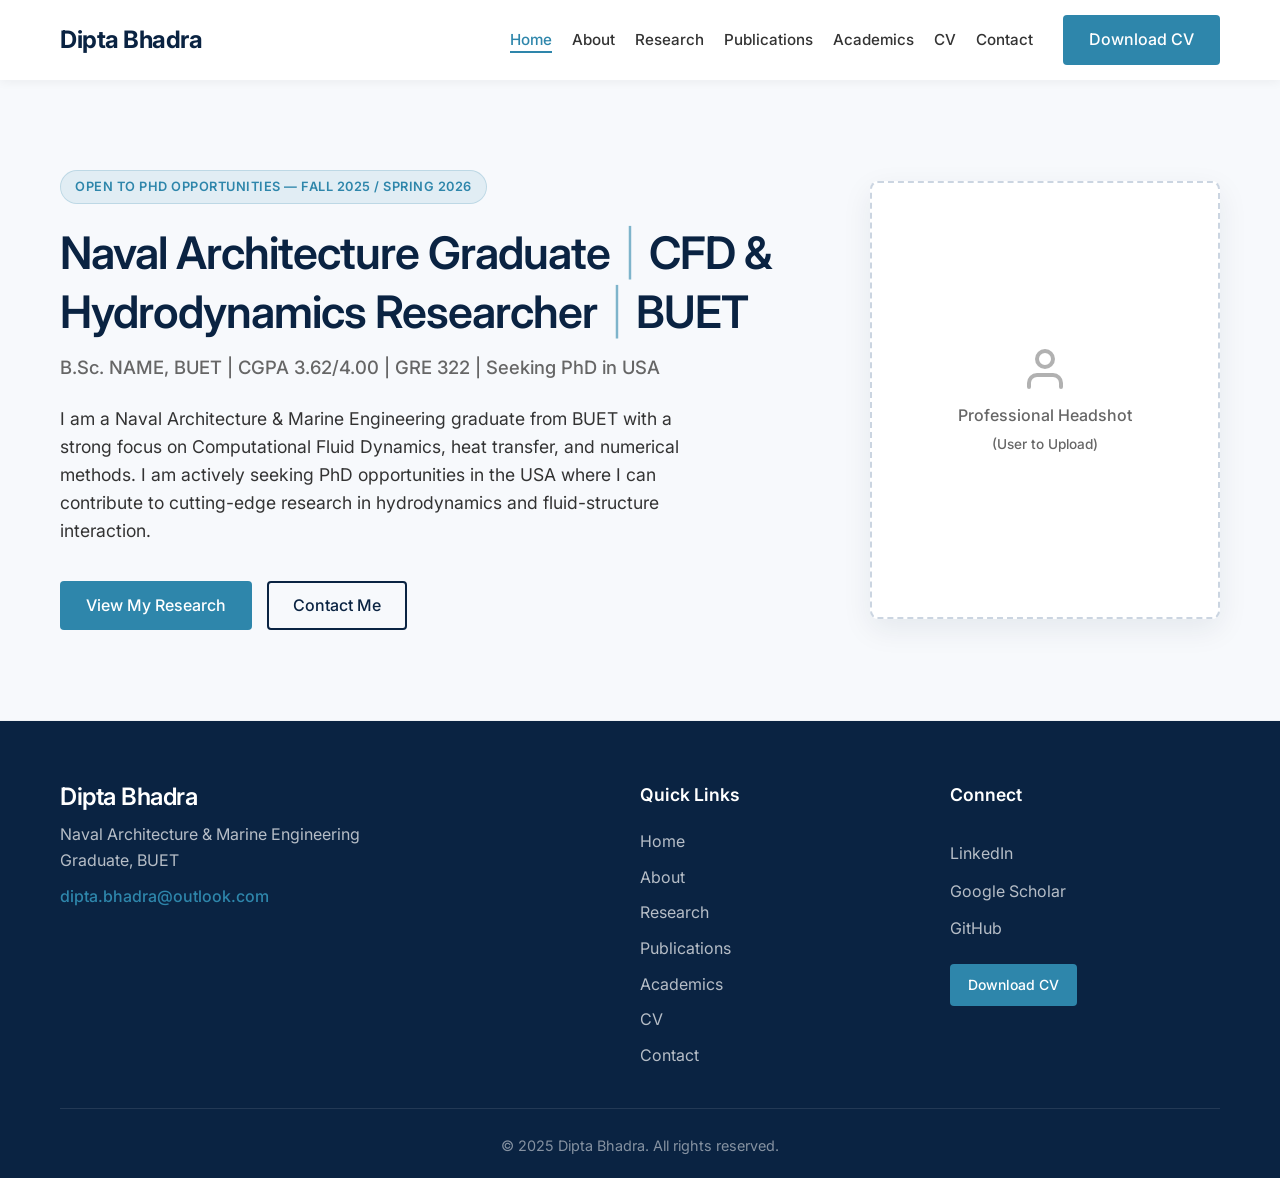
<file: index.html>
<!DOCTYPE html>
<html lang="en">
<head>
    <meta charset="UTF-8">
    <meta name="viewport" content="width=device-width, initial-scale=1.0">
    <meta name="description" content="Personal academic portfolio of Dipta Bhadra, Naval Architecture & Marine Engineering graduate from BUET, researching CFD and Hydrodynamics.">
    <meta name="keywords" content="Dipta Bhadra, Naval Architecture CFD researcher, BUET Naval Architecture, PhD applicant hydrodynamics USA">
    <title>Dipta Bhadra | Academic Portfolio</title>
    <!-- Google Fonts: Inter -->
    <link rel="preconnect" href="https://fonts.googleapis.com">
    <link rel="preconnect" href="https://fonts.gstatic.com" crossorigin>
    <link href="https://fonts.googleapis.com/css2?family=Inter:wght@300;400;500;600;700&display=swap" rel="stylesheet">
    <link rel="stylesheet" href="css/style.css">
</head>
<body>
    <header id="header" class="site-header">
        <div class="container nav-container">
            <a href="index.html" class="logo">Dipta Bhadra</a>
            <nav class="main-nav">
                <ul class="nav-links">
                    <li><a href="index.html">Home</a></li>
                    <li><a href="about.html">About</a></li>
                    <li><a href="research.html">Research</a></li>
                    <li><a href="publications.html">Publications</a></li>
                    <li><a href="academics.html">Academics</a></li>
                    <li><a href="cv.html">CV</a></li>
                    <li><a href="contact.html">Contact</a></li>
                </ul>
                <a href="cv.html" class="btn btn-primary nav-cta">Download CV</a>
            </nav>
            <button class="menu-toggle" aria-label="Toggle navigation">
                <span></span>
                <span></span>
                <span></span>
            </button>
        </div>
    </header>

    <main>
        <section class="hero-section">
            <div class="container hero-container">
                <div class="hero-content fade-in">
                    <span class="badge badge-hero">Open to PhD Opportunities — Fall 2025 / Spring 2026</span>
                    <h1 class="hero-title">Naval Architecture Graduate <span class="divider">|</span> CFD &amp; Hydrodynamics Researcher <span class="divider">|</span> BUET</h1>
                    <h2 class="hero-subtitle">B.Sc. NAME, BUET | CGPA 3.62/4.00 | GRE 322 | Seeking PhD in USA</h2>
                    <p class="hero-pitch">
                        I am a Naval Architecture & Marine Engineering graduate from BUET with a strong focus on Computational Fluid Dynamics, heat transfer, and numerical methods. I am actively seeking PhD opportunities in the USA where I can contribute to cutting-edge research in hydrodynamics and fluid-structure interaction.
                    </p>
                    <div class="hero-actions">
                        <a href="research.html" class="btn btn-primary">View My Research</a>
                        <a href="contact.html" class="btn btn-outline">Contact Me</a>
                    </div>
                </div>
                <div class="hero-image-wrapper fade-in">
                    <!-- Placeholder for professional headshot -->
                    <div class="image-placeholder">
                        <svg width="48" height="48" viewBox="0 0 24 24" fill="none" stroke="currentColor" stroke-width="2" stroke-linecap="round" stroke-linejoin="round" style="margin-bottom: 10px; opacity: 0.5;">
                            <path d="M20 21v-2a4 4 0 0 0-4-4H8a4 4 0 0 0-4 4v2"></path>
                            <circle cx="12" cy="7" r="4"></circle>
                        </svg>
                        <span>Professional Headshot</span>
                        <span style="font-size: 0.85rem; margin-top: 5px;">(User to Upload)</span>
                    </div>
                </div>
            </div>
        </section>
    </main>

    <footer class="site-footer">
        <div class="container footer-container">
            <div class="footer-info">
                <h3>Dipta Bhadra</h3>
                <p>Naval Architecture & Marine Engineering Graduate, BUET</p>
                <div class="footer-contact">
                    <p><a href="mailto:dipta.bhadra@outlook.com">dipta.bhadra@outlook.com</a></p>
                </div>
            </div>
            <div class="footer-links-group">
                <div class="footer-heading">Quick Links</div>
                <ul class="footer-nav">
                    <li><a href="index.html">Home</a></li>
                    <li><a href="about.html">About</a></li>
                    <li><a href="research.html">Research</a></li>
                    <li><a href="publications.html">Publications</a></li>
                    <li><a href="academics.html">Academics</a></li>
                    <li><a href="cv.html">CV</a></li>
                    <li><a href="contact.html">Contact</a></li>
                </ul>
            </div>
            <div class="footer-social">
                <div class="footer-heading">Connect</div>
                <a href="#" class="social-link" title="LinkedIn">LinkedIn</a>
                <a href="#" class="social-link" title="Google Scholar">Google Scholar</a>
                <a href="#" class="social-link" title="GitHub">GitHub</a>
                <a href="cv.html" class="btn btn-primary btn-sm footer-cv">Download CV</a>
            </div>
        </div>
        <div class="container">
            <p class="footer-bottom">&copy; 2025 Dipta Bhadra. All rights reserved.</p>
        </div>
    </footer>

    <script src="js/script.js"></script>
</body>
</html>
</file>
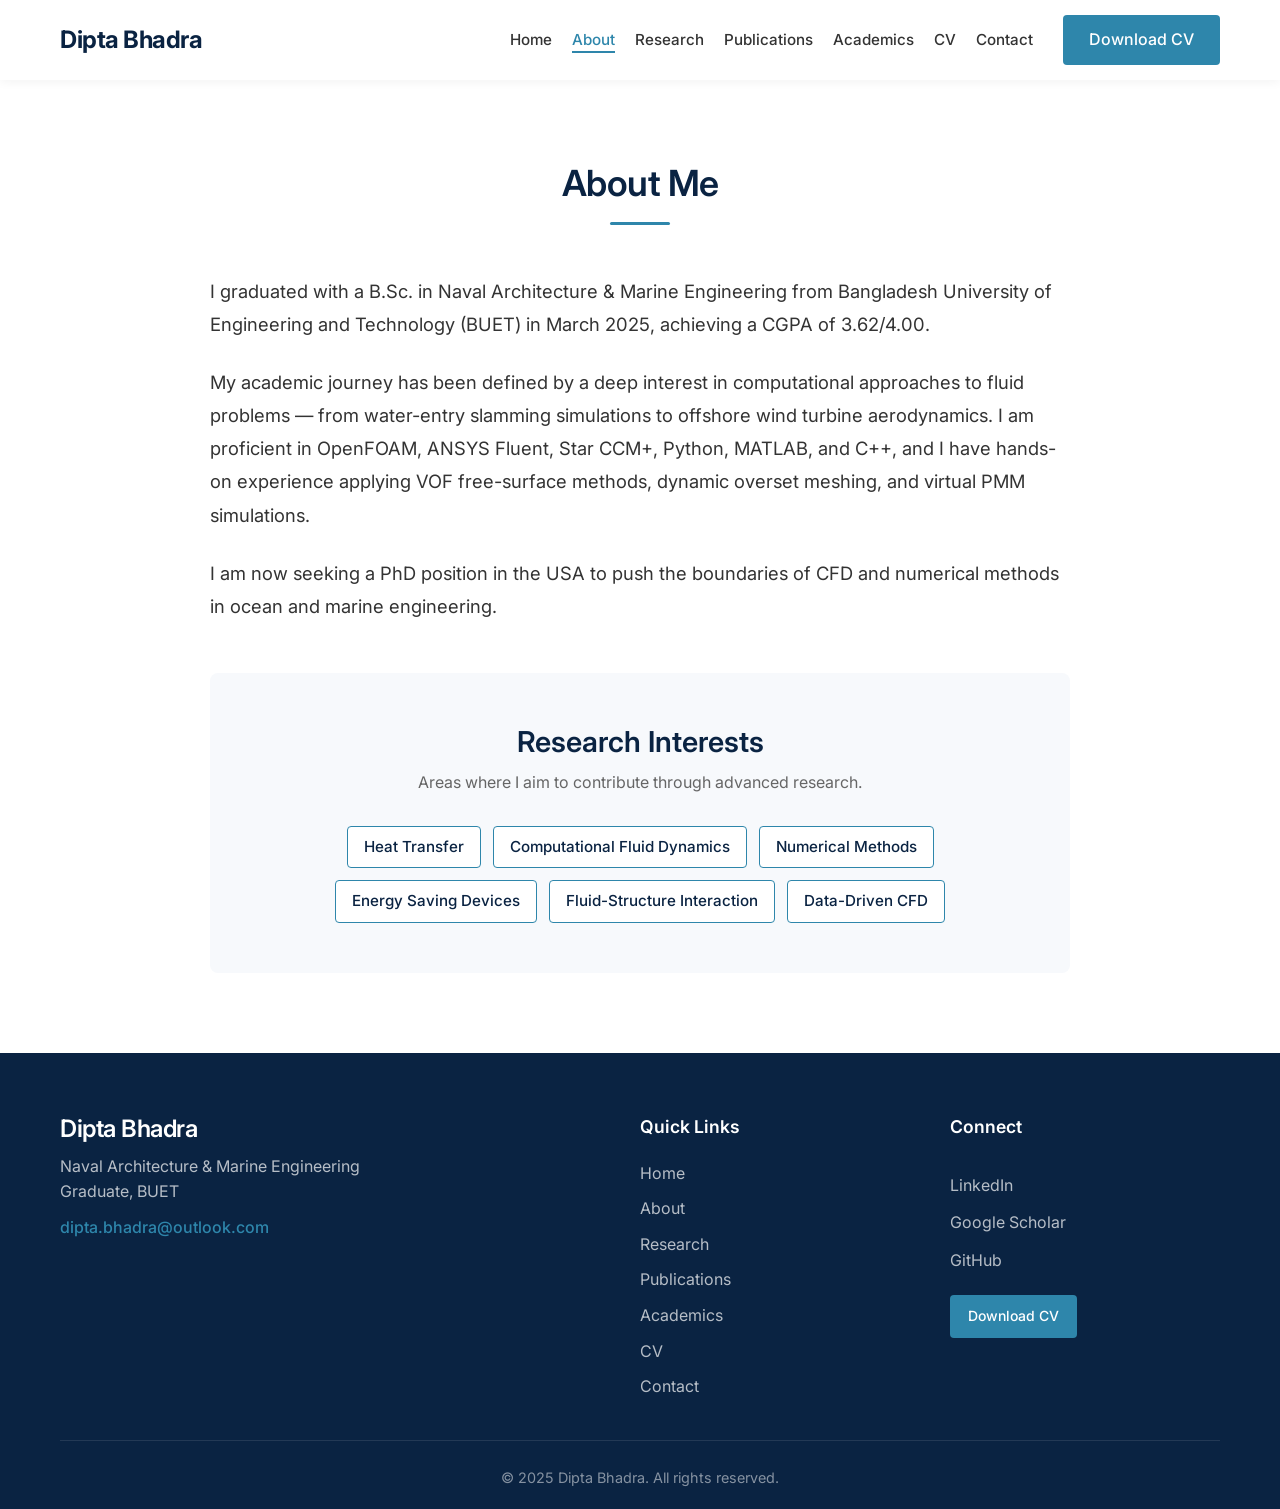
<file: about.html>
<!DOCTYPE html>
<html lang="en">
<head>
    <meta charset="UTF-8">
    <meta name="viewport" content="width=device-width, initial-scale=1.0">
    <meta name="description" content="About Dipta Bhadra, a Naval Architecture graduate from BUET focusing on CFD and Hydrodynamics.">
    <title>About | Dipta Bhadra</title>
    <!-- Google Fonts: Inter -->
    <link rel="preconnect" href="https://fonts.googleapis.com">
    <link rel="preconnect" href="https://fonts.gstatic.com" crossorigin>
    <link href="https://fonts.googleapis.com/css2?family=Inter:wght@300;400;500;600;700&display=swap" rel="stylesheet">
    <link rel="stylesheet" href="css/style.css">
</head>
<body>
    <header id="header" class="site-header">
        <div class="container nav-container">
            <a href="index.html" class="logo">Dipta Bhadra</a>
            <nav class="main-nav">
                <ul class="nav-links">
                    <li><a href="index.html">Home</a></li>
                    <li><a href="about.html">About</a></li>
                    <li><a href="research.html">Research</a></li>
                    <li><a href="publications.html">Publications</a></li>
                    <li><a href="academics.html">Academics</a></li>
                    <li><a href="cv.html">CV</a></li>
                    <li><a href="contact.html">Contact</a></li>
                </ul>
                <a href="cv.html" class="btn btn-primary nav-cta">Download CV</a>
            </nav>
            <button class="menu-toggle" aria-label="Toggle navigation">
                <span></span>
                <span></span>
                <span></span>
            </button>
        </div>
    </header>

    <main>
        <section class="section">
            <div class="container" style="max-width: 900px;">
                <h1 class="section-title fade-in">About Me</h1>
                
                <div class="fade-in" style="font-size: 1.15rem; line-height: 1.8; color: var(--text-dark); margin-bottom: 50px;">
                    <p style="margin-bottom: 25px;">
                        I graduated with a B.Sc. in Naval Architecture & Marine Engineering from Bangladesh University of Engineering and Technology (BUET) in March 2025, achieving a CGPA of 3.62/4.00. 
                    </p>
                    <p style="margin-bottom: 25px;">
                        My academic journey has been defined by a deep interest in computational approaches to fluid problems — from water-entry slamming simulations to offshore wind turbine aerodynamics. I am proficient in OpenFOAM, ANSYS Fluent, Star CCM+, Python, MATLAB, and C++, and I have hands-on experience applying VOF free-surface methods, dynamic overset meshing, and virtual PMM simulations.
                    </p>
                    <p>
                        I am now seeking a PhD position in the USA to push the boundaries of CFD and numerical methods in ocean and marine engineering.
                    </p>
                </div>

                <div class="fade-in" style="background-color: var(--bg-light-grey); padding: 50px; border-radius: 8px; text-align: center;">
                    <h2 style="font-size: 1.8rem; margin-bottom: 10px; color: var(--primary-navy);">Research Interests</h2>
                    <p style="color: var(--text-muted); margin-bottom: 25px;">Areas where I aim to contribute through advanced research.</p>
                    
                    <div class="tag-cloud">
                        <span class="tag">Heat Transfer</span>
                        <span class="tag">Computational Fluid Dynamics</span>
                        <span class="tag">Numerical Methods</span>
                        <span class="tag">Energy Saving Devices</span>
                        <span class="tag">Fluid-Structure Interaction</span>
                        <span class="tag">Data-Driven CFD</span>
                    </div>
                </div>
            </div>
        </section>
    </main>

    <footer class="site-footer">
        <div class="container footer-container">
            <div class="footer-info">
                <h3>Dipta Bhadra</h3>
                <p>Naval Architecture & Marine Engineering Graduate, BUET</p>
                <div class="footer-contact">
                    <p><a href="mailto:dipta.bhadra@outlook.com">dipta.bhadra@outlook.com</a></p>
                </div>
            </div>
            <div class="footer-links-group">
                <div class="footer-heading">Quick Links</div>
                <ul class="footer-nav">
                    <li><a href="index.html">Home</a></li>
                    <li><a href="about.html">About</a></li>
                    <li><a href="research.html">Research</a></li>
                    <li><a href="publications.html">Publications</a></li>
                    <li><a href="academics.html">Academics</a></li>
                    <li><a href="cv.html">CV</a></li>
                    <li><a href="contact.html">Contact</a></li>
                </ul>
            </div>
            <div class="footer-social">
                <div class="footer-heading">Connect</div>
                <a href="#" class="social-link" title="LinkedIn">LinkedIn</a>
                <a href="#" class="social-link" title="Google Scholar">Google Scholar</a>
                <a href="#" class="social-link" title="GitHub">GitHub</a>
                <a href="cv.html" class="btn btn-primary btn-sm footer-cv">Download CV</a>
            </div>
        </div>
        <div class="container">
            <p class="footer-bottom">&copy; 2025 Dipta Bhadra. All rights reserved.</p>
        </div>
    </footer>

    <script src="js/script.js"></script>
</body>
</html>
</file>
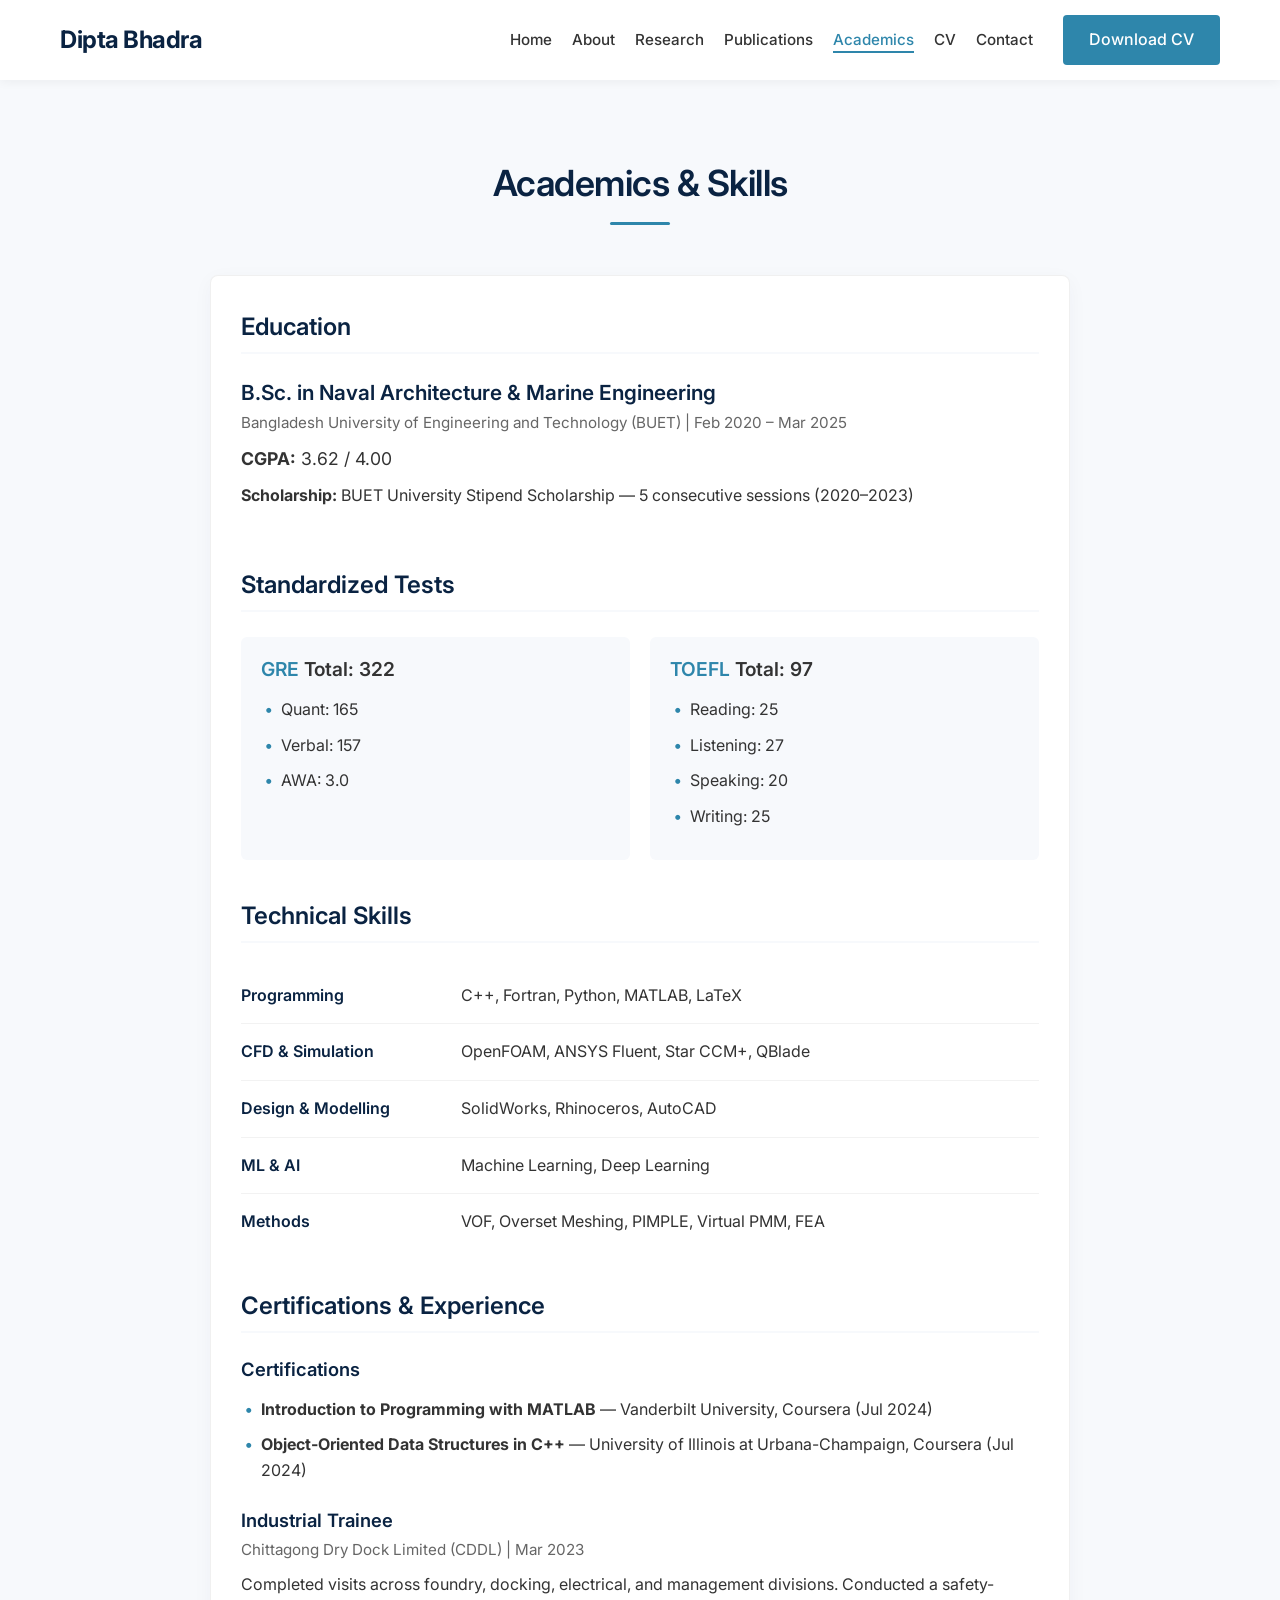
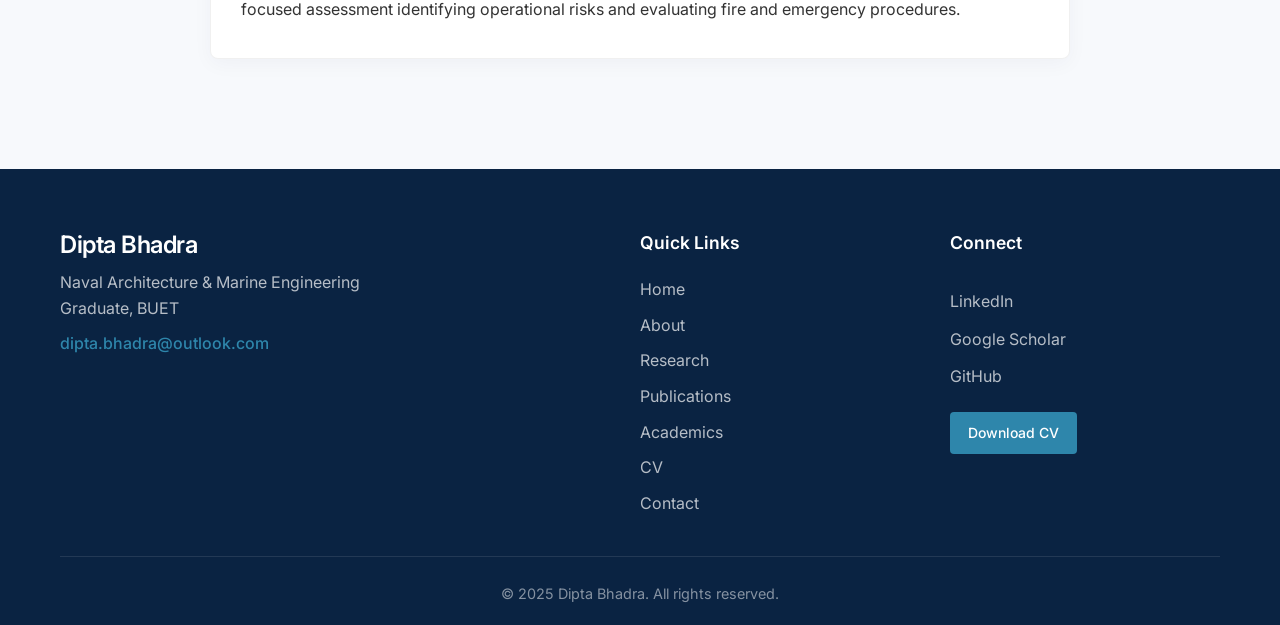
<file: academics.html>
<!DOCTYPE html>
<html lang="en">
<head>
    <meta charset="UTF-8">
    <meta name="viewport" content="width=device-width, initial-scale=1.0">
    <meta name="description" content="Academic background, skills, and standardized test scores of Dipta Bhadra.">
    <title>Academics | Dipta Bhadra</title>
    <!-- Google Fonts: Inter -->
    <link rel="preconnect" href="https://fonts.googleapis.com">
    <link rel="preconnect" href="https://fonts.gstatic.com" crossorigin>
    <link href="https://fonts.googleapis.com/css2?family=Inter:wght@300;400;500;600;700&display=swap" rel="stylesheet">
    <link rel="stylesheet" href="css/style.css">
    <style>
        .academic-section {
            margin-bottom: 40px;
        }
        .academic-section h2 {
            font-size: 1.5rem;
            margin-bottom: 25px;
            color: var(--primary-navy);
            border-bottom: 2px solid var(--bg-light-grey);
            padding-bottom: 10px;
        }
        .skill-row {
            display: grid;
            grid-template-columns: 200px 1fr;
            gap: 20px;
            padding: 15px 0;
            border-bottom: 1px solid rgba(0,0,0,0.05);
            align-items: center;
        }
        .skill-row:last-child {
            border-bottom: none;
        }
        .skill-category {
            font-weight: 600;
            color: var(--primary-navy);
        }
        .skill-items {
            color: var(--text-dark);
            line-height: 1.6;
        }
        @media (max-width: 768px) {
            .skill-row {
                grid-template-columns: 1fr;
                gap: 5px;
                padding: 10px 0;
            }
        }
    </style>
</head>
<body>
    <header id="header" class="site-header">
        <div class="container nav-container">
            <a href="index.html" class="logo">Dipta Bhadra</a>
            <nav class="main-nav">
                <ul class="nav-links">
                    <li><a href="index.html">Home</a></li>
                    <li><a href="about.html">About</a></li>
                    <li><a href="research.html">Research</a></li>
                    <li><a href="publications.html">Publications</a></li>
                    <li><a href="academics.html">Academics</a></li>
                    <li><a href="cv.html">CV</a></li>
                    <li><a href="contact.html">Contact</a></li>
                </ul>
                <a href="cv.html" class="btn btn-primary nav-cta">Download CV</a>
            </nav>
            <button class="menu-toggle" aria-label="Toggle navigation">
                <span></span>
                <span></span>
                <span></span>
            </button>
        </div>
    </header>

    <main>
        <section class="section bg-light">
            <div class="container" style="max-width: 900px;">
                <h1 class="section-title fade-in">Academics &amp; Skills</h1>
                
                <div class="card fade-in" style="margin-bottom: 30px;">
                    <div class="academic-section">
                        <h2>Education</h2>
                        <div style="margin-bottom: 20px;">
                            <h3 style="font-size: 1.3rem; margin-bottom: 5px;">B.Sc. in Naval Architecture & Marine Engineering</h3>
                            <p style="color: var(--text-muted); font-size: 0.95rem; margin-bottom: 10px;">Bangladesh University of Engineering and Technology (BUET) | Feb 2020 – Mar 2025</p>
                            <p style="font-size: 1.1rem;"><strong>CGPA:</strong> 3.62 / 4.00</p>
                            <p style="margin-top: 10px;"><strong>Scholarship:</strong> BUET University Stipend Scholarship — 5 consecutive sessions (2020–2023)</p>
                        </div>
                    </div>

                    <div class="academic-section">
                        <h2>Standardized Tests</h2>
                        <div style="display: grid; grid-template-columns: repeat(auto-fit, minmax(300px, 1fr)); gap: 20px;">
                            <div style="background-color: var(--bg-light-grey); padding: 20px; border-radius: 6px;">
                                <h3 style="margin-bottom: 15px; font-size: 1.2rem; color: var(--accent-steel-blue);">GRE <span style="color: var(--text-dark);">Total: 322</span></h3>
                                <ul class="styled-list">
                                    <li>Quant: 165</li>
                                    <li>Verbal: 157</li>
                                    <li>AWA: 3.0</li>
                                </ul>
                            </div>
                            <div style="background-color: var(--bg-light-grey); padding: 20px; border-radius: 6px;">
                                <h3 style="margin-bottom: 15px; font-size: 1.2rem; color: var(--accent-steel-blue);">TOEFL <span style="color: var(--text-dark);">Total: 97</span></h3>
                                <ul class="styled-list">
                                    <li>Reading: 25</li>
                                    <li>Listening: 27</li>
                                    <li>Speaking: 20</li>
                                    <li>Writing: 25</li>
                                </ul>
                            </div>
                        </div>
                    </div>

                    <div class="academic-section">
                        <h2>Technical Skills</h2>
                        <div>
                            <div class="skill-row">
                                <div class="skill-category">Programming</div>
                                <div class="skill-items">C++, Fortran, Python, MATLAB, LaTeX</div>
                            </div>
                            <div class="skill-row">
                                <div class="skill-category">CFD & Simulation</div>
                                <div class="skill-items">OpenFOAM, ANSYS Fluent, Star CCM+, QBlade</div>
                            </div>
                            <div class="skill-row">
                                <div class="skill-category">Design & Modelling</div>
                                <div class="skill-items">SolidWorks, Rhinoceros, AutoCAD</div>
                            </div>
                            <div class="skill-row">
                                <div class="skill-category">ML & AI</div>
                                <div class="skill-items">Machine Learning, Deep Learning</div>
                            </div>
                            <div class="skill-row">
                                <div class="skill-category">Methods</div>
                                <div class="skill-items">VOF, Overset Meshing, PIMPLE, Virtual PMM, FEA</div>
                            </div>
                        </div>
                    </div>

                    <div class="academic-section" style="margin-bottom: 0;">
                        <h2>Certifications & Experience</h2>
                        
                        <div style="margin-bottom: 25px;">
                            <h3 style="font-size: 1.15rem; margin-bottom: 15px;">Certifications</h3>
                            <ul class="styled-list" style="color: var(--text-dark);">
                                <li><strong>Introduction to Programming with MATLAB</strong> — Vanderbilt University, Coursera (Jul 2024)</li>
                                <li><strong>Object-Oriented Data Structures in C++</strong> — University of Illinois at Urbana-Champaign, Coursera (Jul 2024)</li>
                            </ul>
                        </div>

                        <div>
                            <h3 style="font-size: 1.15rem; margin-bottom: 5px;">Industrial Trainee</h3>
                            <p style="color: var(--text-muted); font-size: 0.95rem; margin-bottom: 10px;">Chittagong Dry Dock Limited (CDDL) | Mar 2023</p>
                            <p>Completed visits across foundry, docking, electrical, and management divisions. Conducted a safety-focused assessment identifying operational risks and evaluating fire and emergency procedures.</p>
                        </div>
                    </div>

                </div>
            </div>
        </section>
    </main>

    <footer class="site-footer">
        <div class="container footer-container">
            <div class="footer-info">
                <h3>Dipta Bhadra</h3>
                <p>Naval Architecture & Marine Engineering Graduate, BUET</p>
                <div class="footer-contact">
                    <p><a href="mailto:dipta.bhadra@outlook.com">dipta.bhadra@outlook.com</a></p>
                </div>
            </div>
            <div class="footer-links-group">
                <div class="footer-heading">Quick Links</div>
                <ul class="footer-nav">
                    <li><a href="index.html">Home</a></li>
                    <li><a href="about.html">About</a></li>
                    <li><a href="research.html">Research</a></li>
                    <li><a href="publications.html">Publications</a></li>
                    <li><a href="academics.html">Academics</a></li>
                    <li><a href="cv.html">CV</a></li>
                    <li><a href="contact.html">Contact</a></li>
                </ul>
            </div>
            <div class="footer-social">
                <div class="footer-heading">Connect</div>
                <a href="#" class="social-link" title="LinkedIn">LinkedIn</a>
                <a href="#" class="social-link" title="Google Scholar">Google Scholar</a>
                <a href="#" class="social-link" title="GitHub">GitHub</a>
                <a href="cv.html" class="btn btn-primary btn-sm footer-cv">Download CV</a>
            </div>
        </div>
        <div class="container">
            <p class="footer-bottom">&copy; 2025 Dipta Bhadra. All rights reserved.</p>
        </div>
    </footer>

    <script src="js/script.js"></script>
</body>
</html>
</file>
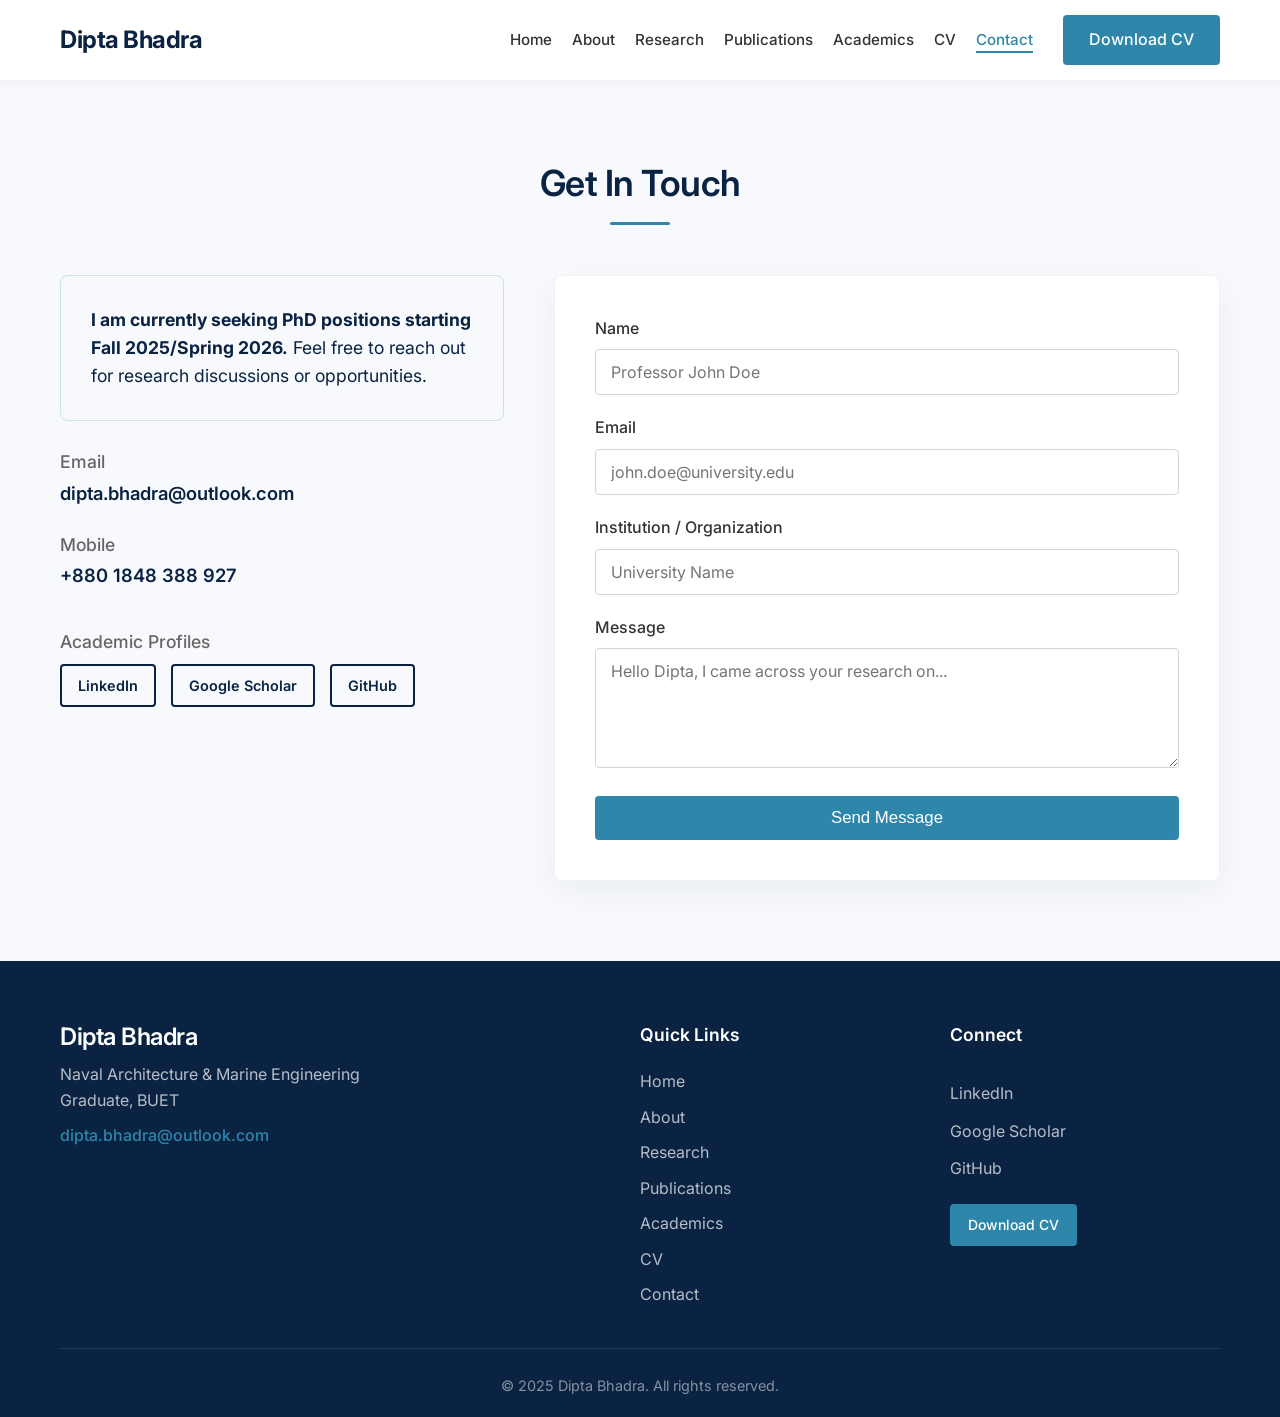
<file: contact.html>
<!DOCTYPE html>
<html lang="en">
<head>
    <meta charset="UTF-8">
    <meta name="viewport" content="width=device-width, initial-scale=1.0">
    <meta name="description" content="Contact Dipta Bhadra for PhD opportunities, research collaboration, and formal inquiries.">
    <title>Contact | Dipta Bhadra</title>
    <!-- Google Fonts: Inter -->
    <link rel="preconnect" href="https://fonts.googleapis.com">
    <link rel="preconnect" href="https://fonts.gstatic.com" crossorigin>
    <link href="https://fonts.googleapis.com/css2?family=Inter:wght@300;400;500;600;700&display=swap" rel="stylesheet">
    <link rel="stylesheet" href="css/style.css">
    <style>
        .contact-grid {
            display: grid;
            grid-template-columns: 1fr 1.5fr;
            gap: 50px;
        }
        
        .contact-info-item {
            margin-bottom: 25px;
        }
        .contact-info-item h3 {
            font-size: 1.1rem;
            margin-bottom: 5px;
            color: var(--text-muted);
            font-weight: 500;
        }
        .contact-info-item p, .contact-info-item a {
            font-size: 1.15rem;
            color: var(--primary-navy);
            font-weight: 600;
        }
        .contact-info-item a:hover {
            color: var(--accent-steel-blue);
        }

        .contact-form {
            background-color: var(--secondary-white);
            padding: 40px;
            border-radius: 8px;
            box-shadow: 0 10px 30px rgba(10, 35, 66, 0.05);
            border: 1px solid rgba(0,0,0,0.05);
        }
        .form-group {
            margin-bottom: 20px;
        }
        .form-group label {
            display: block;
            margin-bottom: 8px;
            font-weight: 500;
            color: var(--text-dark);
        }
        .form-control {
            width: 100%;
            padding: 12px 15px;
            border: 1px solid #D1D5DB;
            border-radius: 4px;
            font-family: inherit;
            font-size: 1rem;
            transition: var(--transition);
        }
        .form-control:focus {
            outline: none;
            border-color: var(--accent-steel-blue);
            box-shadow: 0 0 0 3px rgba(46, 134, 171, 0.1);
        }
        textarea.form-control {
            resize: vertical;
            min-height: 120px;
        }

        @media (max-width: 768px) {
            .contact-grid {
                grid-template-columns: 1fr;
                gap: 40px;
            }
            .contact-form {
                padding: 25px;
            }
        }
    </style>
</head>
<body>
    <header id="header" class="site-header">
        <div class="container nav-container">
            <a href="index.html" class="logo">Dipta Bhadra</a>
            <nav class="main-nav">
                <ul class="nav-links">
                    <li><a href="index.html">Home</a></li>
                    <li><a href="about.html">About</a></li>
                    <li><a href="research.html">Research</a></li>
                    <li><a href="publications.html">Publications</a></li>
                    <li><a href="academics.html">Academics</a></li>
                    <li><a href="cv.html">CV</a></li>
                    <li><a href="contact.html">Contact</a></li>
                </ul>
                <a href="cv.html" class="btn btn-primary nav-cta">Download CV</a>
            </nav>
            <button class="menu-toggle" aria-label="Toggle navigation">
                <span></span>
                <span></span>
                <span></span>
            </button>
        </div>
    </header>

    <main>
        <section class="section bg-light">
            <div class="container">
                <h1 class="section-title fade-in">Get In Touch</h1>
                
                <div class="contact-grid fade-in">
                    <!-- Contact Information -->
                    <div>
                        <div style="background-color: var(--bg-light-grey); padding: 30px; border-radius: 8px; margin-bottom: 30px; border: 1px solid rgba(46, 134, 171, 0.2);">
                            <p style="font-size: 1.1rem; line-height: 1.6; color: var(--primary-navy); margin: 0;">
                                <strong>I am currently seeking PhD positions starting Fall 2025/Spring 2026.</strong> Feel free to reach out for research discussions or opportunities.
                            </p>
                        </div>

                        <div class="contact-info-item">
                            <h3>Email</h3>
                            <a href="mailto:dipta.bhadra@outlook.com">dipta.bhadra@outlook.com</a>
                        </div>
                        
                        <div class="contact-info-item">
                            <h3>Mobile</h3>
                            <p>+880 1848 388 927</p>
                        </div>

                        <div class="contact-info-item" style="margin-top: 40px;">
                            <h3>Academic Profiles</h3>
                            <div style="display: flex; gap: 15px; margin-top: 10px;">
                                <a href="#" class="btn btn-outline" style="padding: 8px 16px; font-size: 0.9rem;">LinkedIn</a>
                                <a href="#" class="btn btn-outline" style="padding: 8px 16px; font-size: 0.9rem;">Google Scholar</a>
                                <a href="#" class="btn btn-outline" style="padding: 8px 16px; font-size: 0.9rem;">GitHub</a>
                            </div>
                        </div>
                    </div>

                    <!-- Contact Form -->
                    <div class="contact-form">
                        <form action="#" method="POST" onsubmit="event.preventDefault(); alert('This is a static placeholder form. Please contact via email directly.');">
                            <div class="form-group">
                                <label for="name">Name</label>
                                <input type="text" id="name" name="name" class="form-control" required placeholder="Professor John Doe">
                            </div>
                            <div class="form-group">
                                <label for="email">Email</label>
                                <input type="email" id="email" name="email" class="form-control" required placeholder="john.doe@university.edu">
                            </div>
                            <div class="form-group">
                                <label for="institution">Institution / Organization</label>
                                <input type="text" id="institution" name="institution" class="form-control" placeholder="University Name">
                            </div>
                            <div class="form-group">
                                <label for="message">Message</label>
                                <textarea id="message" name="message" class="form-control" required placeholder="Hello Dipta, I came across your research on..."></textarea>
                            </div>
                            <button type="submit" class="btn btn-primary" style="width: 100%; font-size: 1.05rem;">Send Message</button>
                        </form>
                    </div>
                </div>
            </div>
        </section>
    </main>

    <footer class="site-footer">
        <div class="container footer-container">
            <div class="footer-info">
                <h3>Dipta Bhadra</h3>
                <p>Naval Architecture & Marine Engineering Graduate, BUET</p>
                <div class="footer-contact">
                    <p><a href="mailto:dipta.bhadra@outlook.com">dipta.bhadra@outlook.com</a></p>
                </div>
            </div>
            <div class="footer-links-group">
                <div class="footer-heading">Quick Links</div>
                <ul class="footer-nav">
                    <li><a href="index.html">Home</a></li>
                    <li><a href="about.html">About</a></li>
                    <li><a href="research.html">Research</a></li>
                    <li><a href="publications.html">Publications</a></li>
                    <li><a href="academics.html">Academics</a></li>
                    <li><a href="cv.html">CV</a></li>
                    <li><a href="contact.html">Contact</a></li>
                </ul>
            </div>
            <div class="footer-social">
                <div class="footer-heading">Connect</div>
                <a href="#" class="social-link" title="LinkedIn">LinkedIn</a>
                <a href="#" class="social-link" title="Google Scholar">Google Scholar</a>
                <a href="#" class="social-link" title="GitHub">GitHub</a>
                <a href="cv.html" class="btn btn-primary btn-sm footer-cv">Download CV</a>
            </div>
        </div>
        <div class="container">
            <p class="footer-bottom">&copy; 2025 Dipta Bhadra. All rights reserved.</p>
        </div>
    </footer>

    <script src="js/script.js"></script>
</body>
</html>
</file>
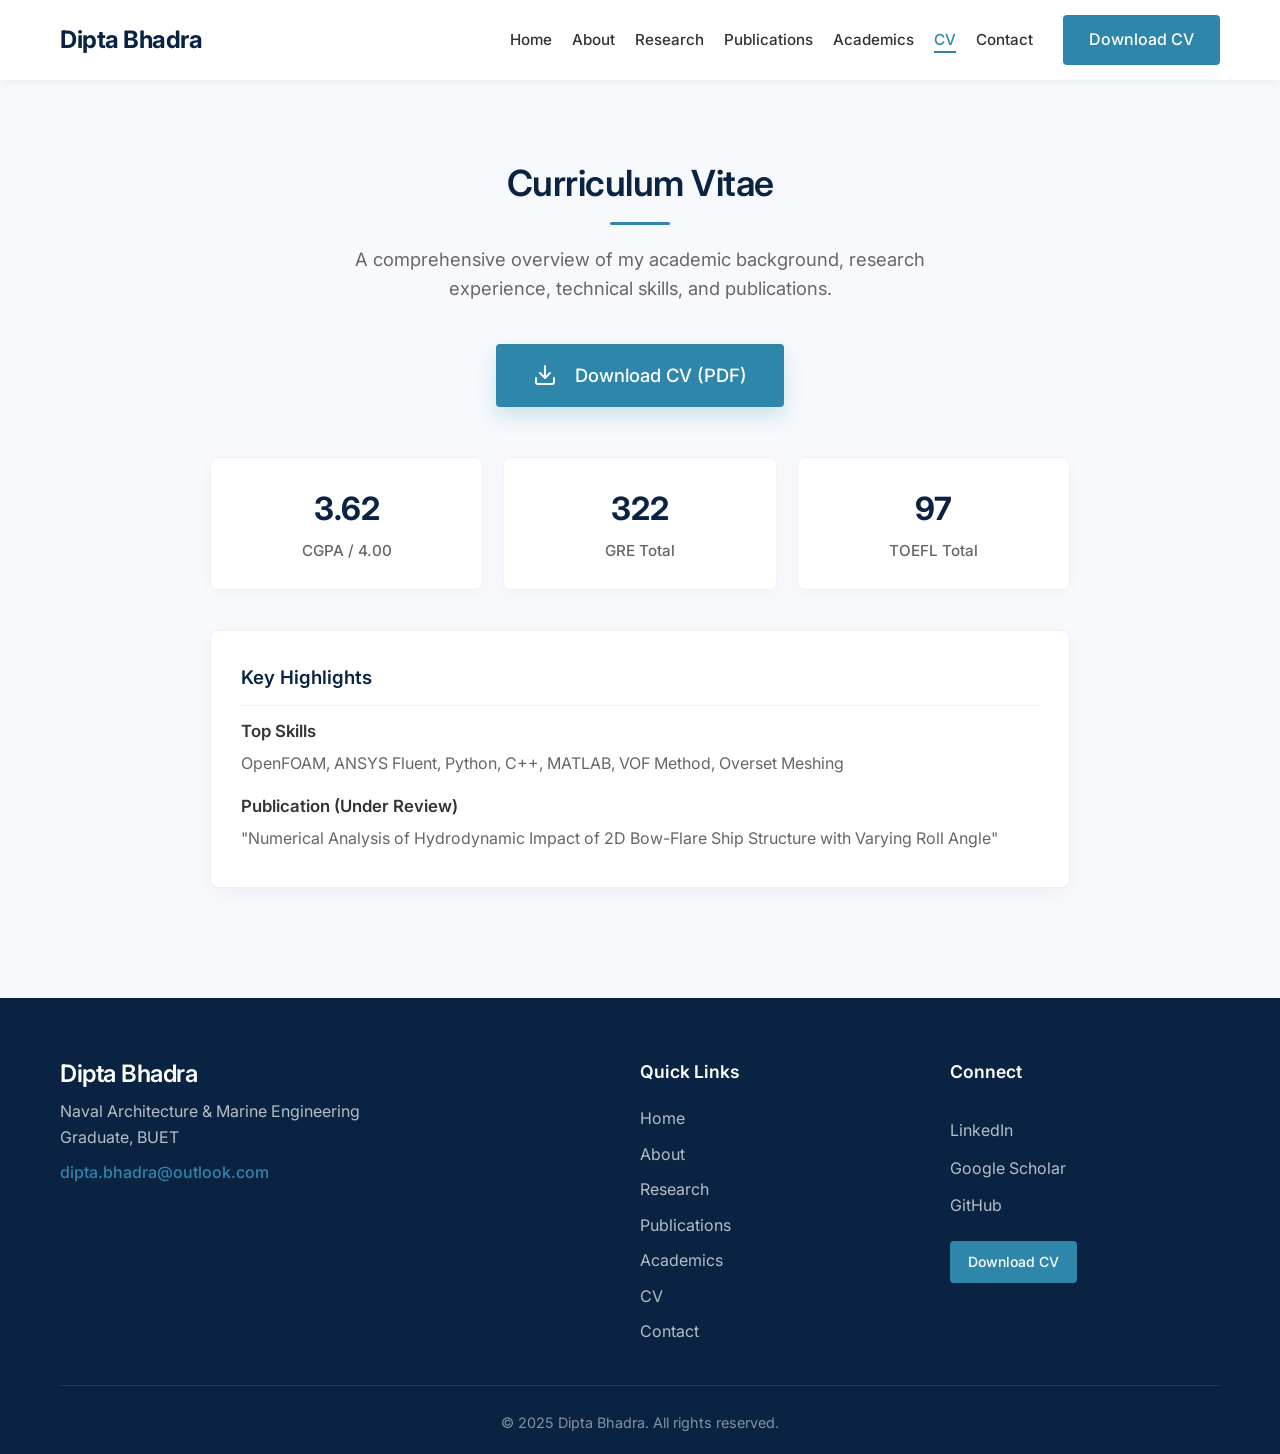
<file: cv.html>
<!DOCTYPE html>
<html lang="en">
<head>
    <meta charset="UTF-8">
    <meta name="viewport" content="width=device-width, initial-scale=1.0">
    <meta name="description" content="Download the academic Curriculum Vitae (CV) of Dipta Bhadra.">
    <title>Curriculum Vitae | Dipta Bhadra</title>
    <!-- Google Fonts: Inter -->
    <link rel="preconnect" href="https://fonts.googleapis.com">
    <link rel="preconnect" href="https://fonts.gstatic.com" crossorigin>
    <link href="https://fonts.googleapis.com/css2?family=Inter:wght@300;400;500;600;700&display=swap" rel="stylesheet">
    <link rel="stylesheet" href="css/style.css">
    <style>
        .cv-highlight-grid {
            display: grid;
            grid-template-columns: repeat(auto-fit, minmax(200px, 1fr));
            gap: 20px;
            margin-bottom: 40px;
        }
        .highlight-box {
            background-color: var(--secondary-white);
            border: 1px solid rgba(0,0,0,0.05);
            padding: 25px;
            border-radius: 8px;
            text-align: center;
            box-shadow: 0 4px 15px rgba(10, 35, 66, 0.03);
        }
        .highlight-value {
            font-size: 2rem;
            font-weight: 700;
            color: var(--primary-navy);
            margin-bottom: 5px;
        }
        .highlight-label {
            font-size: 0.95rem;
            color: var(--text-muted);
            font-weight: 500;
        }
    </style>
</head>
<body>
    <header id="header" class="site-header">
        <div class="container nav-container">
            <a href="index.html" class="logo">Dipta Bhadra</a>
            <nav class="main-nav">
                <ul class="nav-links">
                    <li><a href="index.html">Home</a></li>
                    <li><a href="about.html">About</a></li>
                    <li><a href="research.html">Research</a></li>
                    <li><a href="publications.html">Publications</a></li>
                    <li><a href="academics.html">Academics</a></li>
                    <li><a href="cv.html">CV</a></li>
                    <li><a href="contact.html">Contact</a></li>
                </ul>
                <a href="cv.html" class="btn btn-primary nav-cta">Download CV</a>
            </nav>
            <button class="menu-toggle" aria-label="Toggle navigation">
                <span></span>
                <span></span>
                <span></span>
            </button>
        </div>
    </header>

    <main>
        <section class="section bg-light" style="min-height: calc(100vh - 80px - 250px); display: flex; align-items: center;">
            <div class="container" style="max-width: 900px; width: 100%;">
                
                <div class="fade-in" style="text-align: center; margin-bottom: 50px;">
                    <h1 class="section-title" style="margin-bottom: 20px;">Curriculum Vitae</h1>
                    <p style="font-size: 1.15rem; color: var(--text-muted); max-width: 600px; margin: 0 auto 40px;">
                        A comprehensive overview of my academic background, research experience, technical skills, and publications.
                    </p>
                    <a href="#" class="btn btn-primary" style="font-size: 1.15rem; padding: 15px 35px; box-shadow: 0 10px 20px rgba(46, 134, 171, 0.2);">
                        <svg width="24" height="24" viewBox="0 0 24 24" fill="none" stroke="currentColor" stroke-width="2" stroke-linecap="round" stroke-linejoin="round" style="margin-right: 10px;">
                            <path d="M21 15v4a2 2 0 0 1-2 2H5a2 2 0 0 1-2-2v-4"></path>
                            <polyline points="7 10 12 15 17 10"></polyline>
                            <line x1="12" y1="15" x2="12" y2="3"></line>
                        </svg>
                        Download CV (PDF)
                    </a>
                </div>

                <div class="cv-highlight-grid fade-in">
                    <div class="highlight-box">
                        <div class="highlight-value">3.62</div>
                        <div class="highlight-label">CGPA / 4.00</div>
                    </div>
                    <div class="highlight-box">
                        <div class="highlight-value">322</div>
                        <div class="highlight-label">GRE Total</div>
                    </div>
                    <div class="highlight-box">
                        <div class="highlight-value">97</div>
                        <div class="highlight-label">TOEFL Total</div>
                    </div>
                </div>

                <div class="card fade-in" style="margin-bottom: 30px;">
                    <h3 style="margin-bottom: 15px; color: var(--primary-navy); border-bottom: 1px solid rgba(0,0,0,0.05); padding-bottom: 15px;">Key Highlights</h3>
                    
                    <div style="margin-bottom: 20px;">
                        <h4 style="font-size: 1.05rem; margin-bottom: 8px; color: var(--text-dark);">Top Skills</h4>
                        <p style="color: var(--text-muted);">OpenFOAM, ANSYS Fluent, Python, C++, MATLAB, VOF Method, Overset Meshing</p>
                    </div>

                    <div>
                        <h4 style="font-size: 1.05rem; margin-bottom: 8px; color: var(--text-dark);">Publication (Under Review)</h4>
                        <p style="color: var(--text-muted);">"Numerical Analysis of Hydrodynamic Impact of 2D Bow-Flare Ship Structure with Varying Roll Angle"</p>
                    </div>
                </div>

            </div>
        </section>
    </main>

    <footer class="site-footer">
        <div class="container footer-container">
            <div class="footer-info">
                <h3>Dipta Bhadra</h3>
                <p>Naval Architecture & Marine Engineering Graduate, BUET</p>
                <div class="footer-contact">
                    <p><a href="mailto:dipta.bhadra@outlook.com">dipta.bhadra@outlook.com</a></p>
                </div>
            </div>
            <div class="footer-links-group">
                <div class="footer-heading">Quick Links</div>
                <ul class="footer-nav">
                    <li><a href="index.html">Home</a></li>
                    <li><a href="about.html">About</a></li>
                    <li><a href="research.html">Research</a></li>
                    <li><a href="publications.html">Publications</a></li>
                    <li><a href="academics.html">Academics</a></li>
                    <li><a href="cv.html">CV</a></li>
                    <li><a href="contact.html">Contact</a></li>
                </ul>
            </div>
            <div class="footer-social">
                <div class="footer-heading">Connect</div>
                <a href="#" class="social-link" title="LinkedIn">LinkedIn</a>
                <a href="#" class="social-link" title="Google Scholar">Google Scholar</a>
                <a href="#" class="social-link" title="GitHub">GitHub</a>
                <a href="cv.html" class="btn btn-primary btn-sm footer-cv">Download CV</a>
            </div>
        </div>
        <div class="container">
            <p class="footer-bottom">&copy; 2025 Dipta Bhadra. All rights reserved.</p>
        </div>
    </footer>

    <script src="js/script.js"></script>
</body>
</html>
</file>
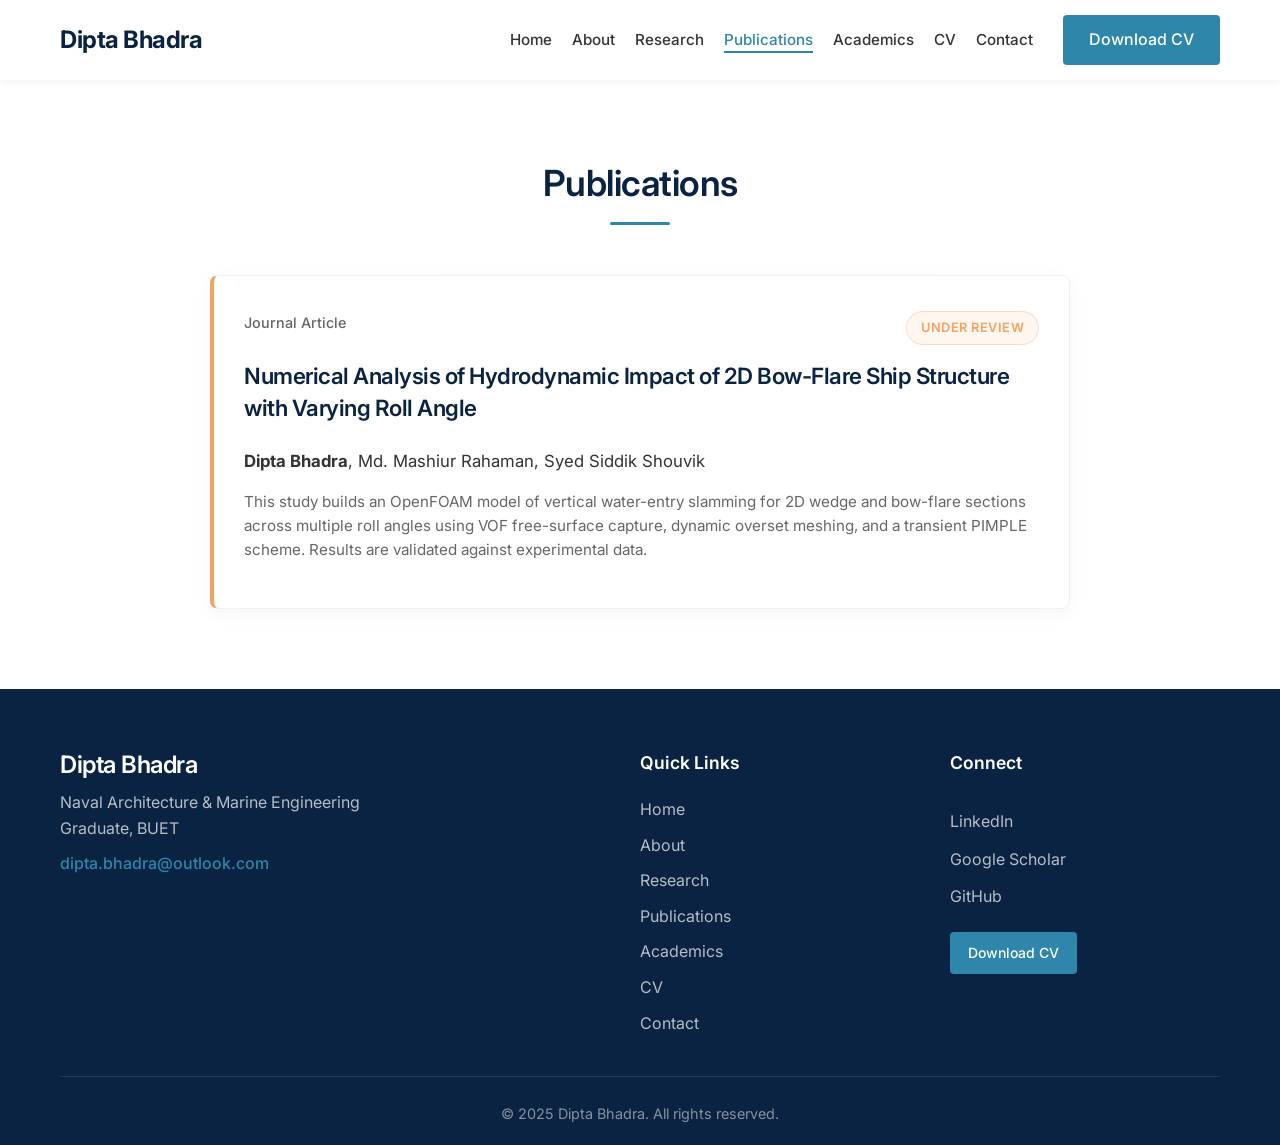
<file: publications.html>
<!DOCTYPE html>
<html lang="en">
<head>
    <meta charset="UTF-8">
    <meta name="viewport" content="width=device-width, initial-scale=1.0">
    <meta name="description" content="Academic publications by Dipta Bhadra in the field of Naval Architecture and Hydrodynamics.">
    <title>Publications | Dipta Bhadra</title>
    <!-- Google Fonts: Inter -->
    <link rel="preconnect" href="https://fonts.googleapis.com">
    <link rel="preconnect" href="https://fonts.gstatic.com" crossorigin>
    <link href="https://fonts.googleapis.com/css2?family=Inter:wght@300;400;500;600;700&display=swap" rel="stylesheet">
    <link rel="stylesheet" href="css/style.css">
</head>
<body>
    <header id="header" class="site-header">
        <div class="container nav-container">
            <a href="index.html" class="logo">Dipta Bhadra</a>
            <nav class="main-nav">
                <ul class="nav-links">
                    <li><a href="index.html">Home</a></li>
                    <li><a href="about.html">About</a></li>
                    <li><a href="research.html">Research</a></li>
                    <li><a href="publications.html">Publications</a></li>
                    <li><a href="academics.html">Academics</a></li>
                    <li><a href="cv.html">CV</a></li>
                    <li><a href="contact.html">Contact</a></li>
                </ul>
                <a href="cv.html" class="btn btn-primary nav-cta">Download CV</a>
            </nav>
            <button class="menu-toggle" aria-label="Toggle navigation">
                <span></span>
                <span></span>
                <span></span>
            </button>
        </div>
    </header>

    <main>
        <section class="section">
            <div class="container" style="max-width: 900px;">
                <h1 class="section-title fade-in">Publications</h1>
                
                <div class="fade-in">
                    <div class="card" style="border-left: 4px solid var(--badge-amber);">
                        <div class="card-header" style="margin-bottom: 10px;">
                            <div class="card-meta">
                                <span>Journal Article</span>
                                <span class="badge badge-amber" style="margin-bottom: 0;">Under Review</span>
                            </div>
                            <h2 class="card-title" style="font-size: 1.4rem; margin-top: 10px;">Numerical Analysis of Hydrodynamic Impact of 2D Bow-Flare Ship Structure with Varying Roll Angle</h2>
                        </div>
                        <div class="card-body" style="margin-bottom: 10px;">
                            <p style="color: var(--text-dark); margin-bottom: 15px;">
                                <strong>Dipta Bhadra</strong>, Md. Mashiur Rahaman, Syed Siddik Shouvik
                            </p>
                            <p style="color: var(--text-muted); font-size: 0.95rem;">
                                This study builds an OpenFOAM model of vertical water-entry slamming for 2D wedge and bow-flare sections across multiple roll angles using VOF free-surface capture, dynamic overset meshing, and a transient PIMPLE scheme. Results are validated against experimental data.
                            </p>
                        </div>
                    </div>
                </div>
            </div>
        </section>
    </main>

    <footer class="site-footer">
        <div class="container footer-container">
            <div class="footer-info">
                <h3>Dipta Bhadra</h3>
                <p>Naval Architecture & Marine Engineering Graduate, BUET</p>
                <div class="footer-contact">
                    <p><a href="mailto:dipta.bhadra@outlook.com">dipta.bhadra@outlook.com</a></p>
                </div>
            </div>
            <div class="footer-links-group">
                <div class="footer-heading">Quick Links</div>
                <ul class="footer-nav">
                    <li><a href="index.html">Home</a></li>
                    <li><a href="about.html">About</a></li>
                    <li><a href="research.html">Research</a></li>
                    <li><a href="publications.html">Publications</a></li>
                    <li><a href="academics.html">Academics</a></li>
                    <li><a href="cv.html">CV</a></li>
                    <li><a href="contact.html">Contact</a></li>
                </ul>
            </div>
            <div class="footer-social">
                <div class="footer-heading">Connect</div>
                <a href="#" class="social-link" title="LinkedIn">LinkedIn</a>
                <a href="#" class="social-link" title="Google Scholar">Google Scholar</a>
                <a href="#" class="social-link" title="GitHub">GitHub</a>
                <a href="cv.html" class="btn btn-primary btn-sm footer-cv">Download CV</a>
            </div>
        </div>
        <div class="container">
            <p class="footer-bottom">&copy; 2025 Dipta Bhadra. All rights reserved.</p>
        </div>
    </footer>

    <script src="js/script.js"></script>
</body>
</html>
</file>
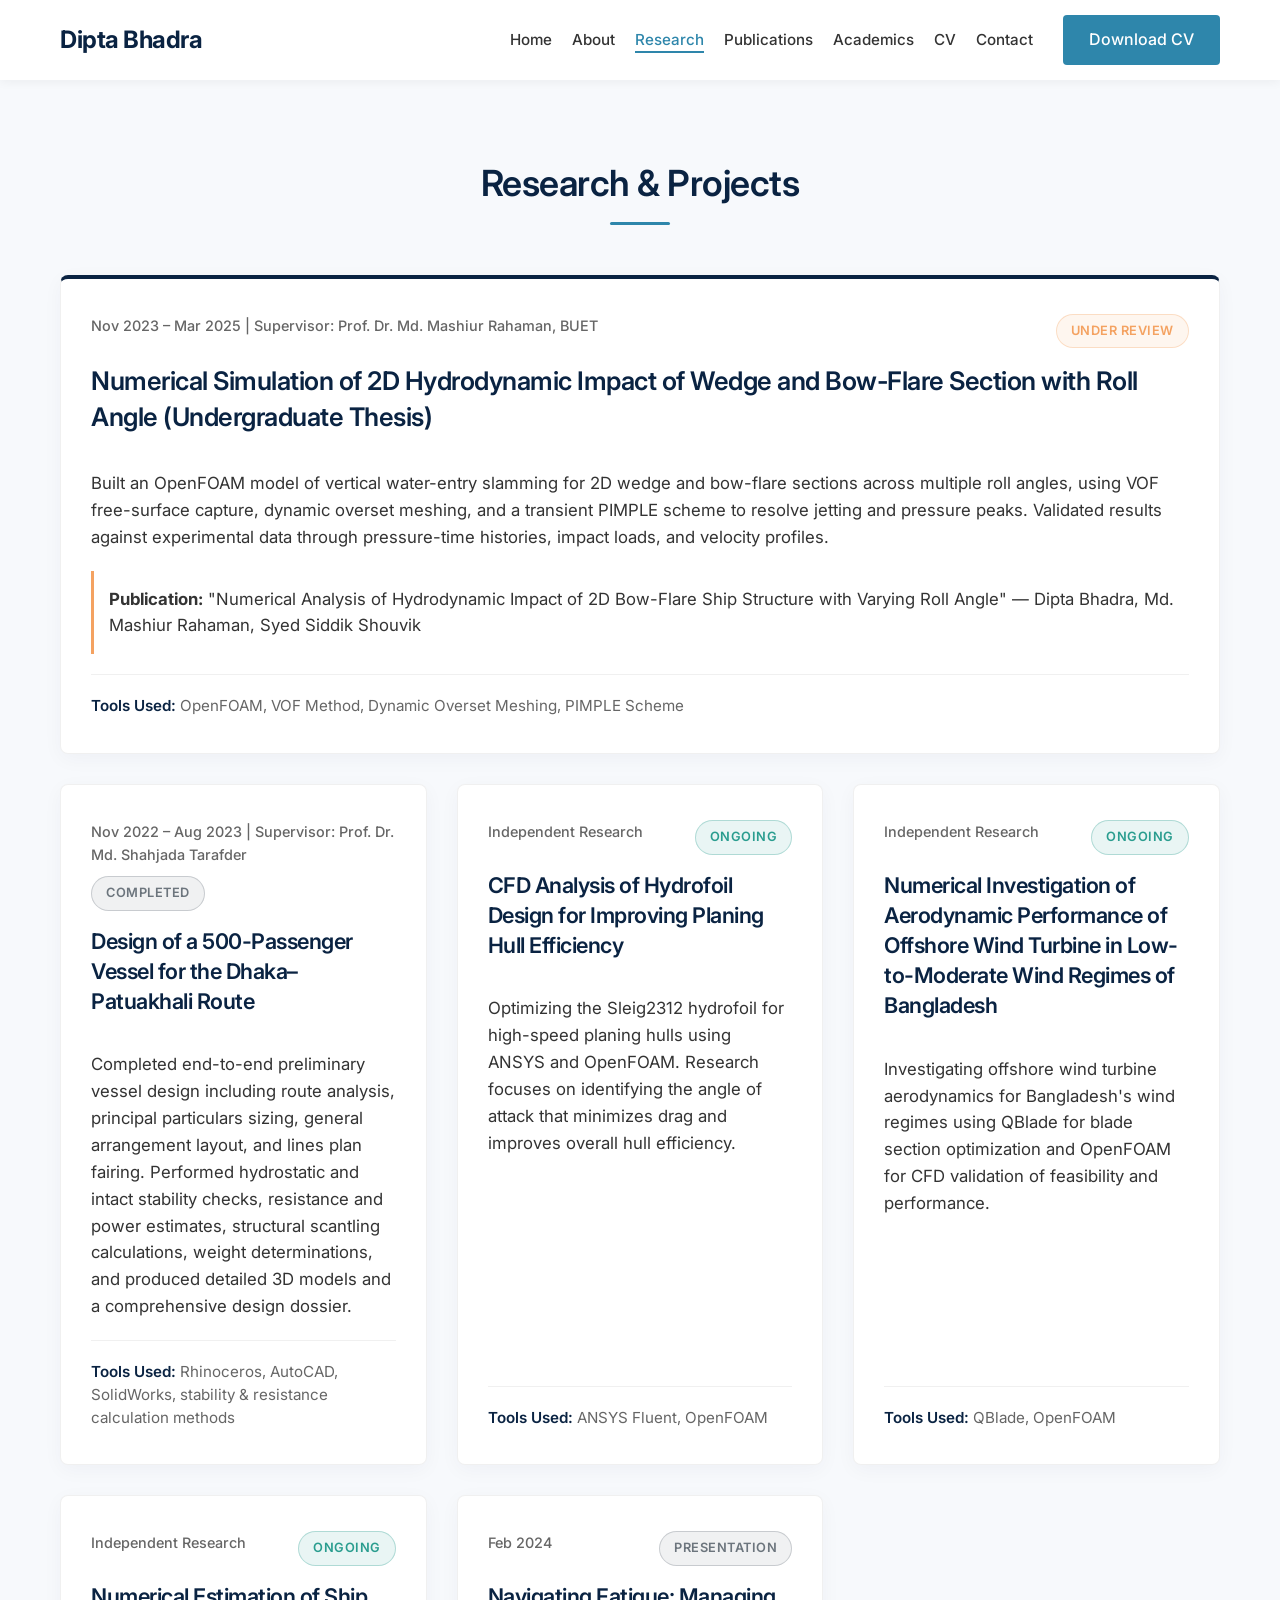
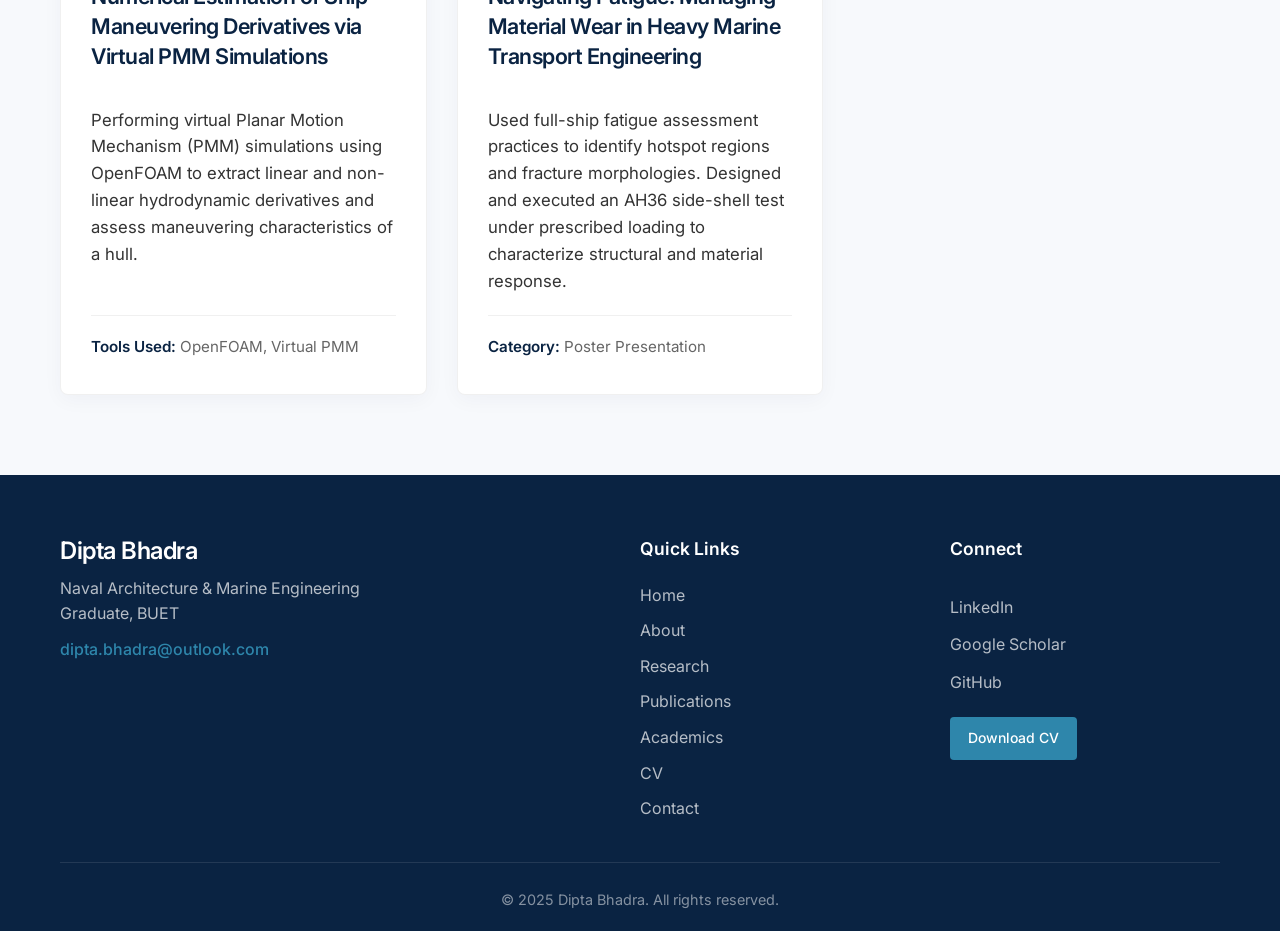
<file: research.html>
<!DOCTYPE html>
<html lang="en">
<head>
    <meta charset="UTF-8">
    <meta name="viewport" content="width=device-width, initial-scale=1.0">
    <meta name="description" content="Research projects and academic works of Dipta Bhadra in Computational Fluid Dynamics.">
    <title>Research & Projects | Dipta Bhadra</title>
    <!-- Google Fonts: Inter -->
    <link rel="preconnect" href="https://fonts.googleapis.com">
    <link rel="preconnect" href="https://fonts.gstatic.com" crossorigin>
    <link href="https://fonts.googleapis.com/css2?family=Inter:wght@300;400;500;600;700&display=swap" rel="stylesheet">
    <link rel="stylesheet" href="css/style.css">
</head>
<body>
    <header id="header" class="site-header">
        <div class="container nav-container">
            <a href="index.html" class="logo">Dipta Bhadra</a>
            <nav class="main-nav">
                <ul class="nav-links">
                    <li><a href="index.html">Home</a></li>
                    <li><a href="about.html">About</a></li>
                    <li><a href="research.html">Research</a></li>
                    <li><a href="publications.html">Publications</a></li>
                    <li><a href="academics.html">Academics</a></li>
                    <li><a href="cv.html">CV</a></li>
                    <li><a href="contact.html">Contact</a></li>
                </ul>
                <a href="cv.html" class="btn btn-primary nav-cta">Download CV</a>
            </nav>
            <button class="menu-toggle" aria-label="Toggle navigation">
                <span></span>
                <span></span>
                <span></span>
            </button>
        </div>
    </header>

    <main>
        <section class="section bg-light">
            <div class="container">
                <h1 class="section-title fade-in">Research &amp; Projects</h1>
                
                <div class="card-grid fade-in">
                    
                    <!-- HERO PROJECT -->
                    <div class="card" style="grid-column: 1 / -1; border-top: 4px solid var(--primary-navy);">
                        <div class="card-header">
                            <div class="card-meta">
                                <span>Nov 2023 – Mar 2025 | Supervisor: Prof. Dr. Md. Mashiur Rahaman, BUET</span>
                                <span class="badge badge-amber" style="margin-bottom: 0;">Under Review</span>
                            </div>
                            <h2 class="card-title" style="font-size: 1.6rem;">Numerical Simulation of 2D Hydrodynamic Impact of Wedge and Bow-Flare Section with Roll Angle (Undergraduate Thesis)</h2>
                        </div>
                        <div class="card-body">
                            <p>
                                Built an OpenFOAM model of vertical water-entry slamming for 2D wedge and bow-flare sections across multiple roll angles, using VOF free-surface capture, dynamic overset meshing, and a transient PIMPLE scheme to resolve jetting and pressure peaks. Validated results against experimental data through pressure-time histories, impact loads, and velocity profiles.
                            </p>
                            <div style="margin-top: 20px; padding: 15px; background-color: var(--secondary-white); border-left: 3px solid var(--badge-amber);">
                                <strong>Publication:</strong> "Numerical Analysis of Hydrodynamic Impact of 2D Bow-Flare Ship Structure with Varying Roll Angle" — Dipta Bhadra, Md. Mashiur Rahaman, Syed Siddik Shouvik
                            </div>
                        </div>
                        <div class="card-tools">
                            <strong>Tools Used:</strong> OpenFOAM, VOF Method, Dynamic Overset Meshing, PIMPLE Scheme
                        </div>
                    </div>

                    <!-- PROJECT 2 -->
                    <div class="card">
                        <div class="card-header">
                            <div class="card-meta">
                                <span>Nov 2022 – Aug 2023 | Supervisor: Prof. Dr. Md. Shahjada Tarafder</span>
                                <span class="badge badge-grey" style="margin-bottom: 0;">Completed</span>
                            </div>
                            <h2 class="card-title">Design of a 500-Passenger Vessel for the Dhaka–Patuakhali Route</h2>
                        </div>
                        <div class="card-body">
                            <p>
                                Completed end-to-end preliminary vessel design including route analysis, principal particulars sizing, general arrangement layout, and lines plan fairing. Performed hydrostatic and intact stability checks, resistance and power estimates, structural scantling calculations, weight determinations, and produced detailed 3D models and a comprehensive design dossier.
                            </p>
                        </div>
                        <div class="card-tools">
                            <strong>Tools Used:</strong> Rhinoceros, AutoCAD, SolidWorks, stability &amp; resistance calculation methods
                        </div>
                    </div>

                    <!-- PROJECT 3 -->
                    <div class="card">
                        <div class="card-header">
                            <div class="card-meta">
                                <span>Independent Research</span>
                                <span class="badge badge-green" style="margin-bottom: 0;">Ongoing</span>
                            </div>
                            <h2 class="card-title">CFD Analysis of Hydrofoil Design for Improving Planing Hull Efficiency</h2>
                        </div>
                        <div class="card-body">
                            <p>
                                Optimizing the Sleig2312 hydrofoil for high-speed planing hulls using ANSYS and OpenFOAM. Research focuses on identifying the angle of attack that minimizes drag and improves overall hull efficiency.
                            </p>
                        </div>
                        <div class="card-tools">
                            <strong>Tools Used:</strong> ANSYS Fluent, OpenFOAM
                        </div>
                    </div>

                    <!-- PROJECT 4 -->
                    <div class="card">
                        <div class="card-header">
                            <div class="card-meta">
                                <span>Independent Research</span>
                                <span class="badge badge-green" style="margin-bottom: 0;">Ongoing</span>
                            </div>
                            <h2 class="card-title">Numerical Investigation of Aerodynamic Performance of Offshore Wind Turbine in Low-to-Moderate Wind Regimes of Bangladesh</h2>
                        </div>
                        <div class="card-body">
                            <p>
                                Investigating offshore wind turbine aerodynamics for Bangladesh's wind regimes using QBlade for blade section optimization and OpenFOAM for CFD validation of feasibility and performance.
                            </p>
                        </div>
                        <div class="card-tools">
                            <strong>Tools Used:</strong> QBlade, OpenFOAM
                        </div>
                    </div>

                    <!-- PROJECT 5 -->
                    <div class="card">
                        <div class="card-header">
                            <div class="card-meta">
                                <span>Independent Research</span>
                                <span class="badge badge-green" style="margin-bottom: 0;">Ongoing</span>
                            </div>
                            <h2 class="card-title">Numerical Estimation of Ship Maneuvering Derivatives via Virtual PMM Simulations</h2>
                        </div>
                        <div class="card-body">
                            <p>
                                Performing virtual Planar Motion Mechanism (PMM) simulations using OpenFOAM to extract linear and non-linear hydrodynamic derivatives and assess maneuvering characteristics of a hull.
                            </p>
                        </div>
                        <div class="card-tools">
                            <strong>Tools Used:</strong> OpenFOAM, Virtual PMM
                        </div>
                    </div>

                    <!-- POSTER PRESENTATION -->
                    <div class="card">
                        <div class="card-header">
                            <div class="card-meta">
                                <span>Feb 2024</span>
                                <span class="badge badge-grey" style="margin-bottom: 0;">Presentation</span>
                            </div>
                            <h2 class="card-title">Navigating Fatigue: Managing Material Wear in Heavy Marine Transport Engineering</h2>
                        </div>
                        <div class="card-body">
                            <p>
                                Used full-ship fatigue assessment practices to identify hotspot regions and fracture morphologies. Designed and executed an AH36 side-shell test under prescribed loading to characterize structural and material response.
                            </p>
                        </div>
                        <div class="card-tools">
                            <strong>Category:</strong> Poster Presentation
                        </div>
                    </div>

                </div>
            </div>
        </section>
    </main>

    <footer class="site-footer">
        <div class="container footer-container">
            <div class="footer-info">
                <h3>Dipta Bhadra</h3>
                <p>Naval Architecture & Marine Engineering Graduate, BUET</p>
                <div class="footer-contact">
                    <p><a href="mailto:dipta.bhadra@outlook.com">dipta.bhadra@outlook.com</a></p>
                </div>
            </div>
            <div class="footer-links-group">
                <div class="footer-heading">Quick Links</div>
                <ul class="footer-nav">
                    <li><a href="index.html">Home</a></li>
                    <li><a href="about.html">About</a></li>
                    <li><a href="research.html">Research</a></li>
                    <li><a href="publications.html">Publications</a></li>
                    <li><a href="academics.html">Academics</a></li>
                    <li><a href="cv.html">CV</a></li>
                    <li><a href="contact.html">Contact</a></li>
                </ul>
            </div>
            <div class="footer-social">
                <div class="footer-heading">Connect</div>
                <a href="#" class="social-link" title="LinkedIn">LinkedIn</a>
                <a href="#" class="social-link" title="Google Scholar">Google Scholar</a>
                <a href="#" class="social-link" title="GitHub">GitHub</a>
                <a href="cv.html" class="btn btn-primary btn-sm footer-cv">Download CV</a>
            </div>
        </div>
        <div class="container">
            <p class="footer-bottom">&copy; 2025 Dipta Bhadra. All rights reserved.</p>
        </div>
    </footer>

    <script src="js/script.js"></script>
</body>
</html>
</file>
<file: css/style.css>
/* style.css */
:root {
  --primary-navy: #0A2342;
  --secondary-white: #FFFFFF;
  --accent-steel-blue: #2E86AB;
  --bg-light-grey: #F7F9FC;
  --text-dark: #333333;
  --text-muted: #666666;
  --badge-amber: #F4A261;
  --badge-green: #2A9D8F;
  --badge-grey: #6C757D;
  --transition: all 0.3s ease;
}

* {
  margin: 0;
  padding: 0;
  box-sizing: border-box;
}

html {
  scroll-behavior: smooth;
}

body {
  font-family: 'Inter', sans-serif;
  color: var(--text-dark);
  background-color: var(--secondary-white);
  line-height: 1.6;
}

a {
  text-decoration: none;
  color: var(--accent-steel-blue);
  transition: var(--transition);
}

a:hover {
  color: var(--primary-navy);
}

ul {
  list-style: none;
}

.container {
  max-width: 1200px;
  margin: 0 auto;
  padding: 0 20px;
}

/* Typography styles */
h1, h2, h3, h4, h5, h6 {
  color: var(--primary-navy);
  font-weight: 600;
  line-height: 1.3;
}

/* Header & Nav */
.site-header {
  position: fixed;
  top: 0;
  width: 100%;
  background-color: rgba(255, 255, 255, 0.98);
  backdrop-filter: blur(10px);
  box-shadow: 0 2px 10px rgba(0, 0, 0, 0.05);
  z-index: 1000;
  transition: var(--transition);
}

.nav-container {
  display: flex;
  justify-content: space-between;
  align-items: center;
  height: 80px;
}

.logo {
  font-size: 1.5rem;
  font-weight: 700;
  color: var(--primary-navy);
  letter-spacing: -0.5px;
}

.main-nav {
  display: flex;
  align-items: center;
  gap: 30px;
}

.nav-links {
  display: flex;
  gap: 20px;
}

.nav-links a {
  color: var(--text-dark);
  font-weight: 500;
  font-size: 0.95rem;
  position: relative;
}

.nav-links a::after {
  content: '';
  position: absolute;
  width: 0;
  height: 2px;
  bottom: -4px;
  left: 0;
  background-color: var(--accent-steel-blue);
  transition: var(--transition);
}

.nav-links a:hover::after,
.nav-links a.active::after {
  width: 100%;
}

.nav-links a:hover,
.nav-links a.active {
  color: var(--accent-steel-blue);
}

.btn {
  display: inline-flex;
  align-items: center;
  justify-content: center;
  padding: 10px 24px;
  border-radius: 4px;
  font-weight: 500;
  text-align: center;
  cursor: pointer;
  transition: var(--transition);
  border: 2px solid transparent;
  gap: 8px;
}

.btn-primary {
  background-color: var(--accent-steel-blue);
  color: var(--secondary-white);
}

.btn-primary:hover {
  background-color: var(--primary-navy);
  color: var(--secondary-white);
}

.btn-outline {
  background-color: transparent;
  border-color: var(--primary-navy);
  color: var(--primary-navy);
}

.btn-outline:hover {
  background-color: var(--primary-navy);
  color: var(--secondary-white);
}

.menu-toggle {
  display: none;
  background: none;
  border: none;
  cursor: pointer;
  flex-direction: column;
  gap: 6px;
  padding: 5px;
}

.menu-toggle span {
  display: block;
  width: 25px;
  height: 2px;
  background-color: var(--primary-navy);
  transition: var(--transition);
}

/* Main Content Padding for Sticky Nav */
main {
  margin-top: 80px;
  min-height: calc(100vh - 80px - 250px);
}

/* Sections */
.section {
  padding: 80px 0;
}

.bg-light {
  background-color: var(--bg-light-grey);
}

.section-title {
  text-align: center;
  font-size: 2.25rem;
  margin-bottom: 50px;
  position: relative;
  letter-spacing: -0.5px;
}

.section-title::after {
  content: '';
  display: block;
  width: 60px;
  height: 3px;
  background-color: var(--accent-steel-blue);
  margin: 15px auto 0;
  border-radius: 2px;
}

/* Hero Section Specific */
.hero-section {
  padding: 90px 0;
  background-color: var(--bg-light-grey);
  border-bottom: 1px solid rgba(0,0,0,0.03);
}

.hero-container {
  display: flex;
  align-items: center;
  gap: 60px;
}

.hero-content {
  flex: 1;
}

.badge {
  display: inline-block;
  padding: 6px 14px;
  border-radius: 20px;
  font-size: 0.8rem;
  font-weight: 600;
  margin-bottom: 20px;
  letter-spacing: 0.5px;
  text-transform: uppercase;
}

.badge-hero {
  background-color: rgba(46, 134, 171, 0.1);
  color: var(--accent-steel-blue);
  border: 1px solid rgba(46, 134, 171, 0.2);
}

.hero-title {
  font-size: 2.8rem;
  margin-bottom: 15px;
  color: var(--primary-navy);
  letter-spacing: -1px;
}

.divider {
  color: var(--accent-steel-blue);
  font-weight: 300;
  opacity: 0.6;
  margin: 0 5px;
}

.hero-subtitle {
  font-size: 1.15rem;
  font-weight: 500;
  color: var(--text-muted);
  margin-bottom: 25px;
}

.hero-pitch {
  font-size: 1.1rem;
  color: var(--text-dark);
  margin-bottom: 35px;
  max-width: 650px;
}

.hero-actions {
  display: flex;
  gap: 15px;
}

.hero-image-wrapper {
  flex: 0 0 350px;
}

.image-placeholder {
  width: 100%;
  aspect-ratio: 4/5;
  background-color: var(--secondary-white);
  border-radius: 8px;
  display: flex;
  flex-direction: column;
  justify-content: center;
  align-items: center;
  color: var(--text-muted);
  font-weight: 500;
  border: 2px dashed #CBD5E1;
  box-shadow: 0 10px 30px rgba(10, 35, 66, 0.08);
}

/* Footer */
.site-footer {
  background-color: var(--primary-navy);
  color: var(--secondary-white);
  padding: 60px 0 20px;
}

.footer-container {
  display: grid;
  grid-template-columns: 2fr 1fr 1fr;
  gap: 40px;
  margin-bottom: 40px;
}

.footer-info h3 {
  color: var(--secondary-white);
  margin-bottom: 10px;
  font-size: 1.5rem;
  letter-spacing: -0.5px;
}

.footer-info p {
  color: rgba(255, 255, 255, 0.7);
  margin-bottom: 10px;
  max-width: 300px;
}

.footer-contact a {
  color: var(--accent-steel-blue);
  font-weight: 500;
}

.footer-contact a:hover {
  color: var(--secondary-white);
}

.footer-heading {
  font-size: 1.1rem;
  color: var(--secondary-white);
  margin-bottom: 20px;
  font-weight: 600;
}

.footer-nav {
  display: grid;
  gap: 10px;
}

.footer-nav a {
  color: rgba(255, 255, 255, 0.7);
}

.footer-nav a:hover {
  color: var(--secondary-white);
}

.footer-social {
  display: flex;
  flex-direction: column;
  gap: 12px;
  align-items: flex-start;
}

.social-link {
  color: rgba(255, 255, 255, 0.7);
}

.social-link:hover {
  color: var(--secondary-white);
}

.btn-sm {
  padding: 8px 16px;
  font-size: 0.875rem;
  margin-top: 10px;
}

.footer-bottom {
  text-align: center;
  padding-top: 25px;
  border-top: 1px solid rgba(255, 255, 255, 0.1);
  color: rgba(255, 255, 255, 0.5);
  font-size: 0.9rem;
}

/* Badges for projects */
.badge-amber {
  background-color: rgba(244, 162, 97, 0.1);
  color: var(--badge-amber);
  border: 1px solid rgba(244, 162, 97, 0.3);
}

.badge-green {
  background-color: rgba(42, 157, 143, 0.1);
  color: var(--badge-green);
  border: 1px solid rgba(42, 157, 143, 0.3);
}

.badge-grey {
  background-color: rgba(108, 117, 125, 0.1);
  color: var(--badge-grey);
  border: 1px solid rgba(108, 117, 125, 0.3);
}

/* Utilities */
.fade-in {
  animation: fadeIn 0.8s ease forwards;
}

@keyframes fadeIn {
  from { opacity: 0; transform: translateY(10px); }
  to { opacity: 1; transform: translateY(0); }
}

/* Responsive Design */
@media (max-width: 992px) {
  .hero-container {
    flex-direction: column-reverse;
    text-align: center;
  }
  
  .hero-pitch {
    margin: 0 auto 35px;
  }

  .hero-actions {
    justify-content: center;
  }
  
  .hero-title {
    font-size: 2.2rem;
  }
  
  .hero-image-wrapper {
    flex: 0 0 auto;
    width: 300px;
  }

  .footer-container {
    grid-template-columns: 1fr 1fr;
  }
}

@media (max-width: 768px) {
  .menu-toggle {
    display: flex;
  }

  .main-nav {
    position: absolute;
    top: 80px;
    left: 0;
    width: 100%;
    background-color: var(--secondary-white);
    flex-direction: column;
    padding: 20px;
    box-shadow: 0 10px 15px rgba(0,0,0,0.05);
    clip-path: polygon(0 0, 100% 0, 100% 0, 0 0);
    transition: clip-path 0.3s ease-in-out;
  }

  .main-nav.active {
    clip-path: polygon(0 0, 100% 0, 100% 100%, 0 100%);
  }

  .nav-links {
    flex-direction: column;
    align-items: center;
    width: 100%;
    gap: 0;
  }

  .nav-links li {
    width: 100%;
    text-align: center;
  }
  
  .nav-links a {
    display: block;
    padding: 15px 0;
  }
  
  .nav-links a::after {
    display: none;
  }

  .nav-cta {
    margin-top: 15px;
    width: 100%;
  }
  
  .footer-container {
    grid-template-columns: 1fr;
    text-align: center;
    gap: 30px;
  }
  
  .footer-info p {
    margin: 0 auto 10px;
  }
  
  .footer-social {
    align-items: center;
  }
}

/* UI Components */
.tag-cloud {
  display: flex;
  flex-wrap: wrap;
  gap: 12px;
  justify-content: center;
  margin-top: 30px;
}

.tag {
  background-color: var(--secondary-white);
  border: 1px solid var(--accent-steel-blue);
  color: var(--primary-navy);
  padding: 8px 16px;
  border-radius: 4px;
  font-weight: 500;
  font-size: 0.95rem;
  transition: var(--transition);
  display: inline-block;
}

.tag:hover {
  background-color: var(--primary-navy);
  color: var(--secondary-white);
  transform: translateY(-2px);
  border-color: var(--primary-navy);
}

.card-grid {
  display: grid;
  grid-template-columns: repeat(auto-fill, minmax(340px, 1fr));
  gap: 30px;
}

.card {
  background-color: var(--secondary-white);
  border-radius: 8px;
  padding: 35px 30px;
  box-shadow: 0 5px 20px rgba(10, 35, 66, 0.04);
  transition: var(--transition);
  border: 1px solid rgba(0,0,0,0.06);
  display: flex;
  flex-direction: column;
  height: 100%;
}

.card:hover {
  transform: translateY(-5px);
  box-shadow: 0 12px 30px rgba(10, 35, 66, 0.08);
}

.card-header {
  margin-bottom: 20px;
}

.card-title {
  font-size: 1.35rem;
  margin-bottom: 15px;
  color: var(--primary-navy);
  line-height: 1.4;
  letter-spacing: -0.5px;
}

.card-meta {
  display: flex;
  justify-content: space-between;
  align-items: flex-start;
  margin-bottom: 15px;
  font-size: 0.9rem;
  font-weight: 500;
  color: var(--text-muted);
  gap: 10px;
  flex-wrap: wrap;
}

.card-body {
  flex-grow: 1;
  color: var(--text-dark);
  font-size: 1.05rem;
  margin-bottom: 20px;
}

.card-tools {
  margin-top: auto;
  padding-top: 20px;
  border-top: 1px solid rgba(0,0,0,0.06);
  font-size: 0.95rem;
  color: var(--text-muted);
  line-height: 1.5;
}

.card-tools strong {
  color: var(--primary-navy);
  font-weight: 600;
}

/* List with styled bullets */
.styled-list {
  padding-left: 20px;
}
.styled-list li {
  margin-bottom: 10px;
  position: relative;
}
.styled-list li::before {
  content: '•';
  color: var(--accent-steel-blue);
  font-weight: bold;
  display: inline-block;
  width: 1em;
  margin-left: -1em;
}
</file>
